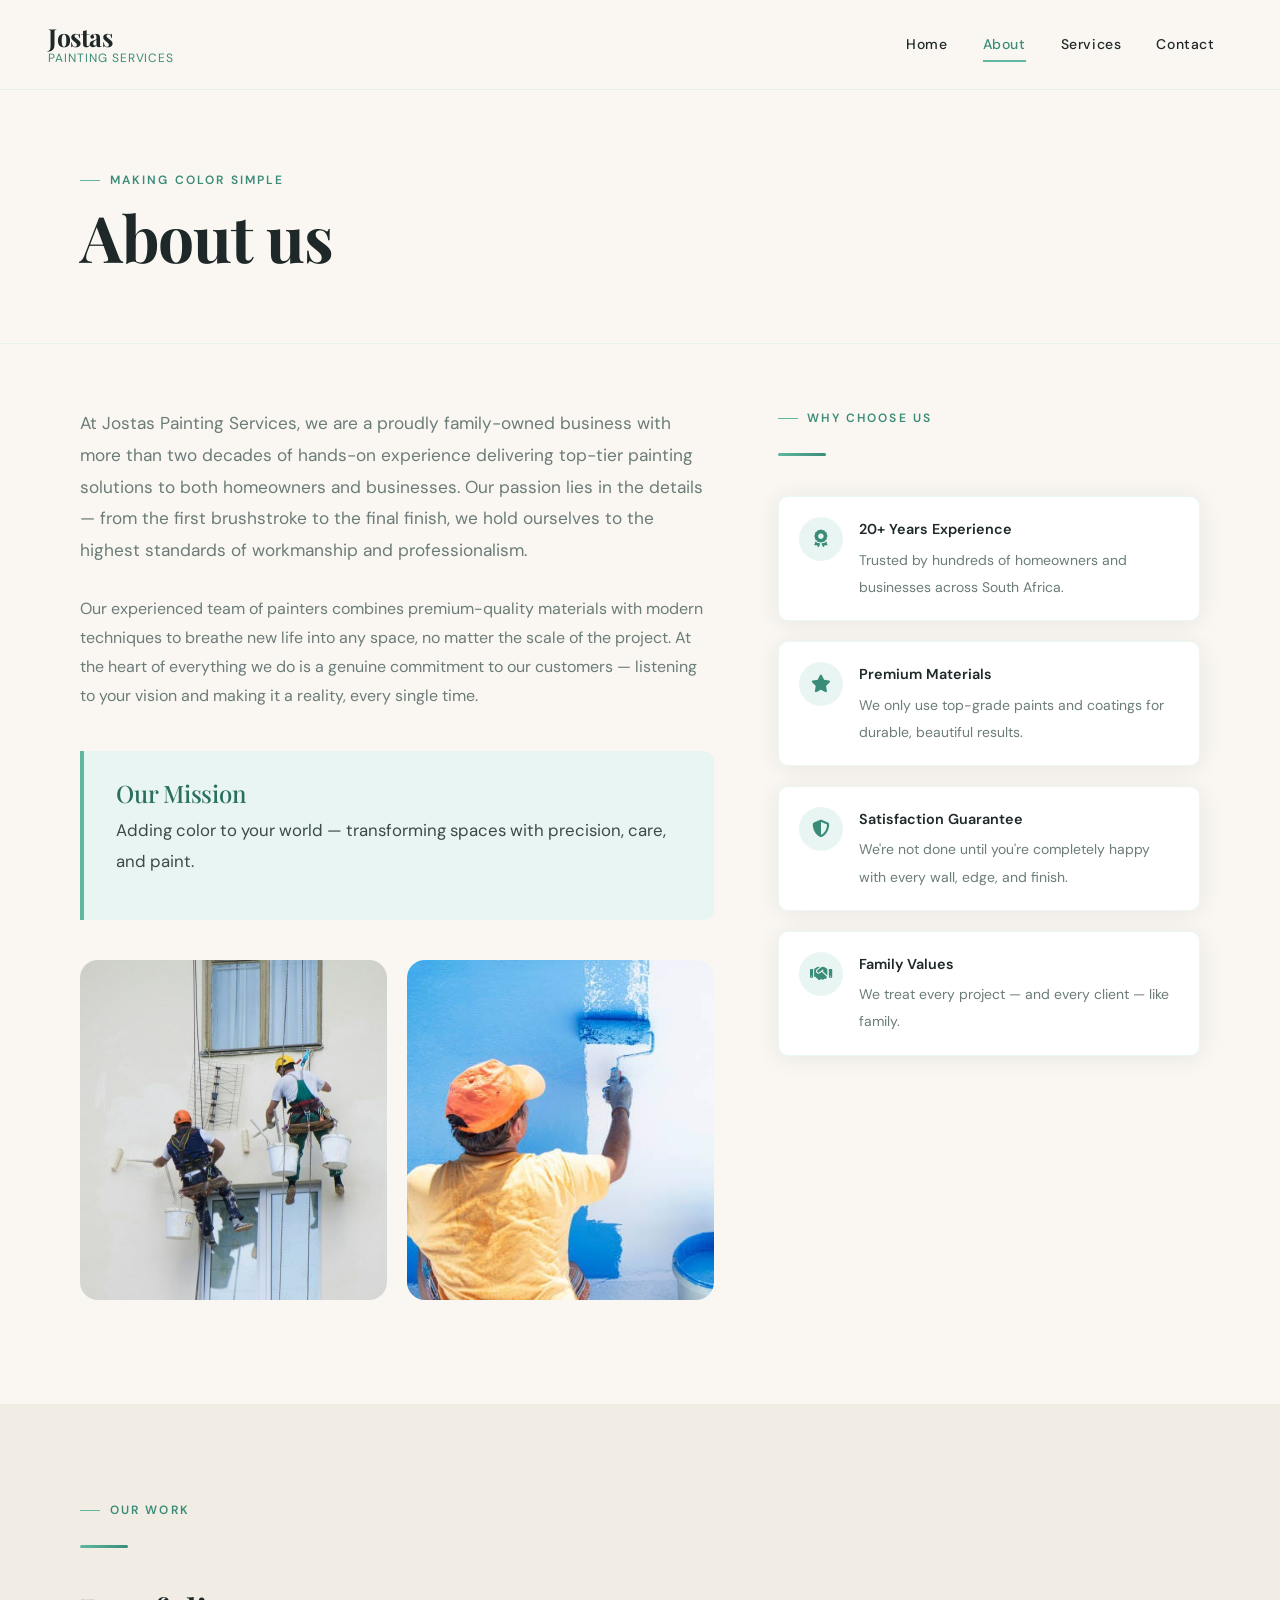
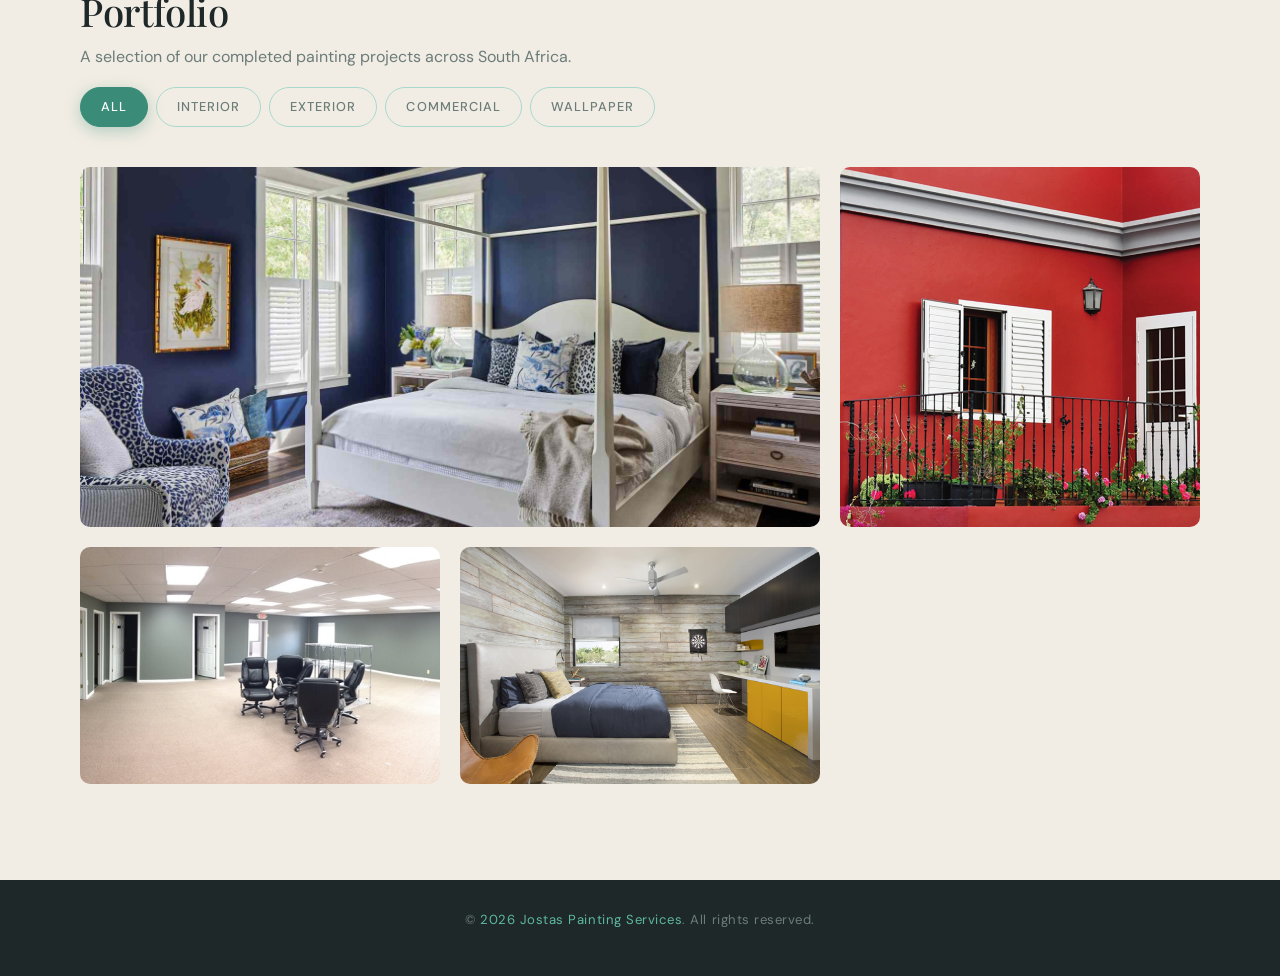
<file: about.html>
<!DOCTYPE html>
<html lang="en">
<head>

  <meta charset="UTF-8">
  <meta name="viewport" content="width=device-width, initial-scale=1.0">

  <!-- Primary SEO -->
  <title>About Us | Jostas Painting Services</title>
  <meta name="description" content="Learn about Jostas Painting Services — a family-owned business with over 20 years of expert painting experience. Meet our team and discover our mission.">
  <meta name="keywords" content="about Jostas Painting, family-owned painting company, professional painters, painting history, South Africa painters">
  <meta name="author" content="Jostas Painting Services">
  <meta name="robots" content="index, follow">
  <link rel="canonical" href="https://jostaspainting.co.za/about.html">

  <!-- Open Graph -->
  <meta property="og:type" content="website">
  <meta property="og:url" content="https://jostaspainting.co.za/about.html">
  <meta property="og:title" content="About Jostas Painting Services — 20+ Years of Craft">
  <meta property="og:description" content="Family-owned painting services with over two decades of hands-on experience. Premium quality, real care.">
  <meta property="og:image" content="/assets/images/Image11.webp">
  <meta property="og:site_name" content="Jostas Painting Services">

  <!-- Twitter Card -->
  <meta name="twitter:card" content="summary_large_image">
  <meta name="twitter:title" content="About Jostas Painting Services">
  <meta name="twitter:description" content="Family-owned painting services with over two decades of hands-on experience.">
  <meta name="twitter:image" content="/assets/images/Image11.webp">

  <!-- STYLESHEETS -->
  <link href="https://cdn.jsdelivr.net/npm/bootstrap@5.3.3/dist/css/bootstrap.min.css" rel="stylesheet">
  <link rel="stylesheet" href="https://cdnjs.cloudflare.com/ajax/libs/font-awesome/6.5.0/css/all.min.css">
  <link rel="preconnect" href="https://fonts.googleapis.com">
  <link rel="preconnect" href="https://fonts.gstatic.com" crossorigin>
  <link href="https://fonts.googleapis.com/css2?family=Playfair+Display:ital,wght@0,400;0,600;0,700;1,400&family=DM+Sans:ital,opsz,wght@0,9..40,300;0,9..40,400;0,9..40,500;0,9..40,600;1,9..40,300&display=swap" rel="stylesheet">
  <link rel="stylesheet" href="https://cdn.jsdelivr.net/npm/aos@2.3.4/dist/aos.css">
  <link rel="stylesheet" href="assets/css/styles.css">
</head>

<body>

<!-- NAVBAR -->
<nav class="navbar navbar-expand-lg" id="mainNav">
  <div class="container-fluid px-4 px-lg-5">

    <a class="navbar-brand jostas-logo" href="index.html">
      Jostas <span>Painting Services</span>
    </a>

    <button class="navbar-toggler" type="button"
            data-bs-toggle="collapse"
            data-bs-target="#navbarNav"
            aria-controls="navbarNav"
            aria-expanded="false"
            aria-label="Toggle navigation">
      <span class="navbar-toggler-icon"></span>
    </button>

    <div class="collapse navbar-collapse justify-content-end" id="navbarNav">
      <div class="navbar-nav">
        <a class="nav-link" href="index.html">Home</a>
        <a class="nav-link active" href="about.html">About</a>
        <a class="nav-link" href="services.html">Services</a>
        <a class="nav-link" href="services.html#contact">Contact</a>
      </div>
    </div>

  </div>
</nav>
<!-- /NAVBAR -->


<!-- PAGE HERO -->
<header class="page-hero" id="about" aria-label="About page header">

  <p class="section-label"
     data-aos="fade-up">Making color simple</p>

  <h1 data-aos="fade-up" data-aos-delay="60">
    About us
  </h1>

</header>
<!-- /PAGE HERO -->


<!--ABOUT CONTENT-->
<section class="about-page-section" aria-label="About content">

  <div class="about-page-grid">

    <!-- Left: Main text content -->
    <div>

      <!-- Intro paragraph -->
      <p style="font-size: 1.08rem; line-height: 1.85; margin-bottom: 1.75rem;"
         data-aos="fade-up">
        At Jostas Painting Services, we are a proudly family-owned business with more than
        two decades of hands-on experience delivering top-tier painting solutions to both
        homeowners and businesses. Our passion lies in the details — from the first
        brushstroke to the final finish, we hold ourselves to the highest standards of
        workmanship and professionalism.
      </p>

      <p style="margin-bottom: 2.5rem;"
         data-aos="fade-up" data-aos-delay="60">
        Our experienced team of painters combines premium-quality materials with modern
        techniques to breathe new life into any space, no matter the scale of the project.
        At the heart of everything we do is a genuine commitment to our customers —
        listening to your vision and making it a reality, every single time.
      </p>

      <!-- Mission statement block -->
      <div class="mission-block"
           data-aos="fade-up" data-aos-delay="80">
        <h3>Our Mission</h3>
        <p>Adding color to your world — transforming spaces with precision, care, and paint.</p>
      </div>

      <!-- Team photos -->
      <div class="team-grid"
           data-aos="fade-up" data-aos-delay="100">

        <div class="team-img-wrap">
          <img
            src="assets/images/Image11.webp"
            alt="Jostas team member at work on a residential painting project"
            loading="lazy"
          >
        </div>

        <div class="team-img-wrap">
          <img
            src="assets/images/Image10.webp"
            alt="Jostas team member applying paint to an interior wall with a roller"
            loading="lazy"
          >
        </div>

      </div>
      <!-- /Team photos -->

    </div>
    <!-- /Left col -->

    <!-- Right: Values list -->
    <div data-aos="fade-left" data-aos-delay="120">

      <p class="section-label">Why Choose Us</p>
      <div class="section-divider"></div>

      <!-- Value cards — stacked -->
      <div style="display: flex; flex-direction: column; gap: 1.25rem;">

        <!-- Value 1 -->
        <div style="display: flex; gap: 1rem; align-items: flex-start; padding: 1.25rem; background: var(--clr-ivory-card); border-radius: var(--radius-md); border: 1px solid rgba(94,184,160,0.12); box-shadow: var(--shadow-card); transition: transform var(--trans-spring), box-shadow var(--trans-base);"
             onmouseenter="this.style.transform='translateY(-4px)'; this.style.boxShadow='var(--shadow-hover)'"
             onmouseleave="this.style.transform=''; this.style.boxShadow='var(--shadow-card)'">
          <div style="width:44px; height:44px; border-radius:50%; background:var(--clr-seafoam-pale); display:flex; align-items:center; justify-content:center; flex-shrink:0;">
            <i class="fa-solid fa-award" style="color:var(--clr-seafoam-dark); font-size:1.1rem;"></i>
          </div>
          <div>
            <strong style="font-family:var(--font-body); font-size:0.9rem; font-weight:600; color:var(--clr-charcoal); display:block; margin-bottom:0.25rem;">20+ Years Experience</strong>
            <span style="font-size:0.875rem; color:var(--clr-text-muted);">Trusted by hundreds of homeowners and businesses across South Africa.</span>
          </div>
        </div>

        <!-- Value 2 -->
        <div style="display: flex; gap: 1rem; align-items: flex-start; padding: 1.25rem; background: var(--clr-ivory-card); border-radius: var(--radius-md); border: 1px solid rgba(94,184,160,0.12); box-shadow: var(--shadow-card); transition: transform var(--trans-spring), box-shadow var(--trans-base);"
             onmouseenter="this.style.transform='translateY(-4px)'; this.style.boxShadow='var(--shadow-hover)'"
             onmouseleave="this.style.transform=''; this.style.boxShadow='var(--shadow-card)'">
          <div style="width:44px; height:44px; border-radius:50%; background:var(--clr-seafoam-pale); display:flex; align-items:center; justify-content:center; flex-shrink:0;">
            <i class="fa-solid fa-star" style="color:var(--clr-seafoam-dark); font-size:1.1rem;"></i>
          </div>
          <div>
            <strong style="font-family:var(--font-body); font-size:0.9rem; font-weight:600; color:var(--clr-charcoal); display:block; margin-bottom:0.25rem;">Premium Materials</strong>
            <span style="font-size:0.875rem; color:var(--clr-text-muted);">We only use top-grade paints and coatings for durable, beautiful results.</span>
          </div>
        </div>

        <!-- Value 3 -->
        <div style="display: flex; gap: 1rem; align-items: flex-start; padding: 1.25rem; background: var(--clr-ivory-card); border-radius: var(--radius-md); border: 1px solid rgba(94,184,160,0.12); box-shadow: var(--shadow-card); transition: transform var(--trans-spring), box-shadow var(--trans-base);"
             onmouseenter="this.style.transform='translateY(-4px)'; this.style.boxShadow='var(--shadow-hover)'"
             onmouseleave="this.style.transform=''; this.style.boxShadow='var(--shadow-card)'">
          <div style="width:44px; height:44px; border-radius:50%; background:var(--clr-seafoam-pale); display:flex; align-items:center; justify-content:center; flex-shrink:0;">
            <i class="fa-solid fa-shield-halved" style="color:var(--clr-seafoam-dark); font-size:1.1rem;"></i>
          </div>
          <div>
            <strong style="font-family:var(--font-body); font-size:0.9rem; font-weight:600; color:var(--clr-charcoal); display:block; margin-bottom:0.25rem;">Satisfaction Guarantee</strong>
            <span style="font-size:0.875rem; color:var(--clr-text-muted);">We're not done until you're completely happy with every wall, edge, and finish.</span>
          </div>
        </div>

        <!-- Value 4 -->
        <div style="display: flex; gap: 1rem; align-items: flex-start; padding: 1.25rem; background: var(--clr-ivory-card); border-radius: var(--radius-md); border: 1px solid rgba(94,184,160,0.12); box-shadow: var(--shadow-card); transition: transform var(--trans-spring), box-shadow var(--trans-base);"
             onmouseenter="this.style.transform='translateY(-4px)'; this.style.boxShadow='var(--shadow-hover)'"
             onmouseleave="this.style.transform=''; this.style.boxShadow='var(--shadow-card)'">
          <div style="width:44px; height:44px; border-radius:50%; background:var(--clr-seafoam-pale); display:flex; align-items:center; justify-content:center; flex-shrink:0;">
            <i class="fa-solid fa-handshake" style="color:var(--clr-seafoam-dark); font-size:1.1rem;"></i>
          </div>
          <div>
            <strong style="font-family:var(--font-body); font-size:0.9rem; font-weight:600; color:var(--clr-charcoal); display:block; margin-bottom:0.25rem;">Family Values</strong>
            <span style="font-size:0.875rem; color:var(--clr-text-muted);">We treat every project — and every client — like family.</span>
          </div>
        </div>

      </div>
      <!-- /Value cards -->

    </div>
    <!-- /Right col -->

  </div>

</section>
<!-- /ABOUT CONTENT -->


<!-- PORTFOLIO GALLERY -->
<section class="portfolio-section" aria-label="Portfolio gallery"
         style="margin-top: var(--space-lg);">
  <div class="section-inner">

    <div data-aos="fade-up">
      <p class="section-label">Our Work</p>
      <div class="section-divider"></div>
      <h2 style="font-size: clamp(2rem, 3vw, 3rem); margin-bottom: 0.5rem;">Portfolio</h2>
      <p style="max-width: 520px; margin-bottom: 0;">
        A selection of our completed painting projects across South Africa.
      </p>
    </div>

    <!-- Filter tabs -->
    <div class="portfolio-filters" role="tablist"
         data-aos="fade-up" data-aos-delay="80">
      <button class="filter-btn active" data-filter="all" role="tab" aria-selected="true">All</button>
      <button class="filter-btn" data-filter="interior" role="tab" aria-selected="false">Interior</button>
      <button class="filter-btn" data-filter="exterior" role="tab" aria-selected="false">Exterior</button>
      <button class="filter-btn" data-filter="commercial" role="tab" aria-selected="false">Commercial</button>
      <button class="filter-btn" data-filter="wallpaper" role="tab" aria-selected="false">Wallpaper</button>
    </div>

    <!-- Gallery grid -->
    <div class="gallery-grid" id="galleryGrid"
         data-aos="fade-up" data-aos-delay="120">

      <div class="gallery-item featured" data-category="interior">
        <img src="assets/images/Image14.webp" alt="Interior room painting showcase" loading="lazy">
        <div class="gallery-item-overlay">
          <span class="gallery-item-tag">Interior</span>
        </div>
      </div>

      <div class="gallery-item" data-category="exterior">
        <img src="assets/images/Image15.webp" alt="Exterior residential painting project" loading="lazy">
        <div class="gallery-item-overlay">
          <span class="gallery-item-tag">Exterior</span>
        </div>
      </div>

      <div class="gallery-item" data-category="commercial">
        <img src="assets/images/Image16.webp" alt="Commercial building painting project" loading="lazy">
        <div class="gallery-item-overlay">
          <span class="gallery-item-tag">Commercial</span>
        </div>
      </div>

      <div class="gallery-item" data-category="wallpaper">
        <img src="assets/images/Image17.webp" alt="Interior wallpaper project" loading="lazy">
        <div class="gallery-item-overlay">
          <span class="gallery-item-tag">Wallpaper</span>
        </div>
      </div>

    </div>
    <!-- /Gallery grid -->

  </div>
</section>
<!-- /PORTFOLIO GALLERY -->


<!-- FOOTER -->
<footer class="site-footer">
  <p>
    &copy; <span id="footerYear"></span> <span>Jostas Painting Services</span>.
    All rights reserved.
  </p>
</footer>
<!-- /FOOTER -->


<!-- SCRIPTS -->
<script src="https://cdn.jsdelivr.net/npm/bootstrap@5.3.3/dist/js/bootstrap.bundle.min.js"></script>
<script src="https://cdn.jsdelivr.net/npm/aos@2.3.4/dist/aos.js"></script>

<script> //Inline JavaScript for contact form validation, AOS init, navbar scroll effect, footer year, and gallery filter
  // AOS Init
  AOS.init({ duration: 650, once: true, offset: 80, easing: 'ease-out-cubic' });

  // Navbar scroll
  const nav = document.getElementById('mainNav');
  window.addEventListener('scroll', () => {
    nav.classList.toggle('scrolled', window.scrollY > 40);
  });

  // Footer year
  document.getElementById('footerYear').textContent = new Date().getFullYear();

  // Gallery filter
  const filterBtns = document.querySelectorAll('.filter-btn');
  const galleryItems = document.querySelectorAll('.gallery-item');

  filterBtns.forEach(btn => {
    btn.addEventListener('click', () => {
      filterBtns.forEach(b => { b.classList.remove('active'); b.setAttribute('aria-selected', 'false'); });
      btn.classList.add('active');
      btn.setAttribute('aria-selected', 'true');

      const filter = btn.dataset.filter;
      galleryItems.forEach(item => {
        const match = filter === 'all' || item.dataset.category === filter;
        item.classList.toggle('hidden', !match);
      });
    });
  });
</script>

</body>
</html>
</file>
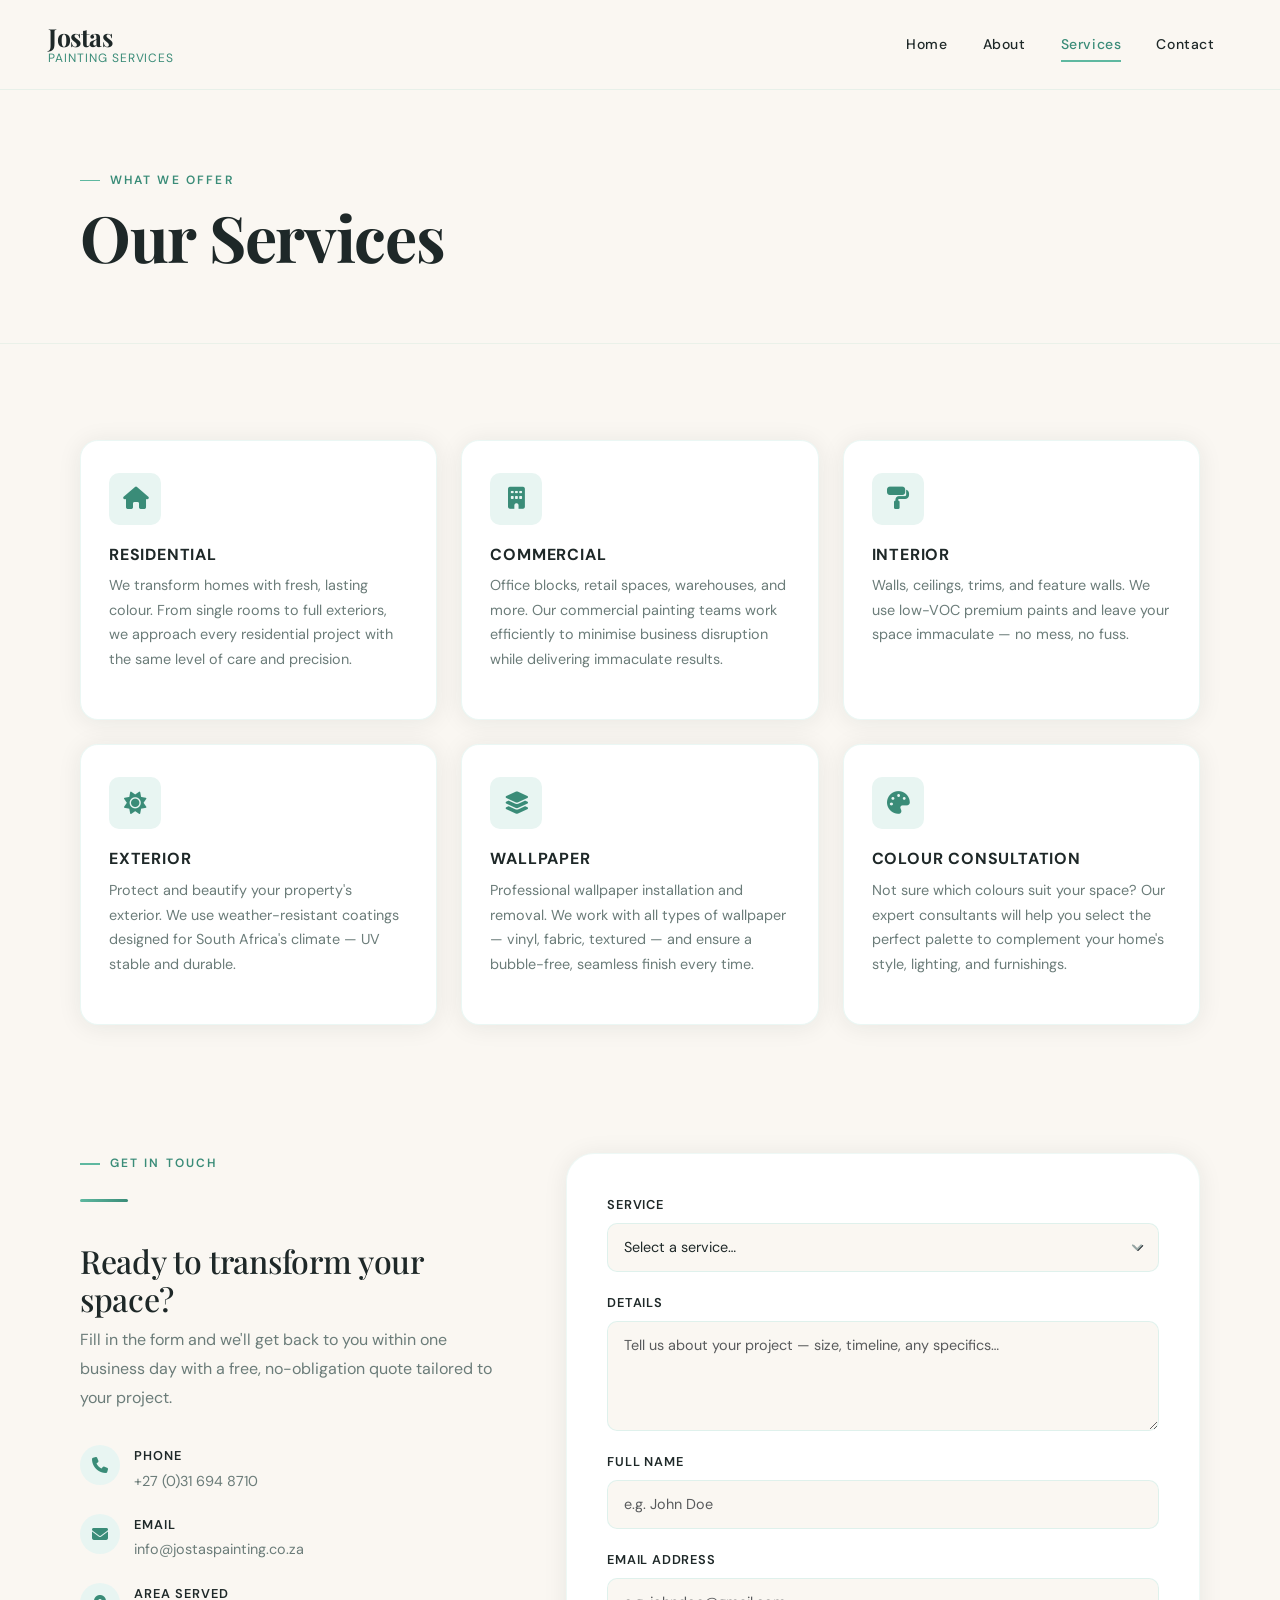
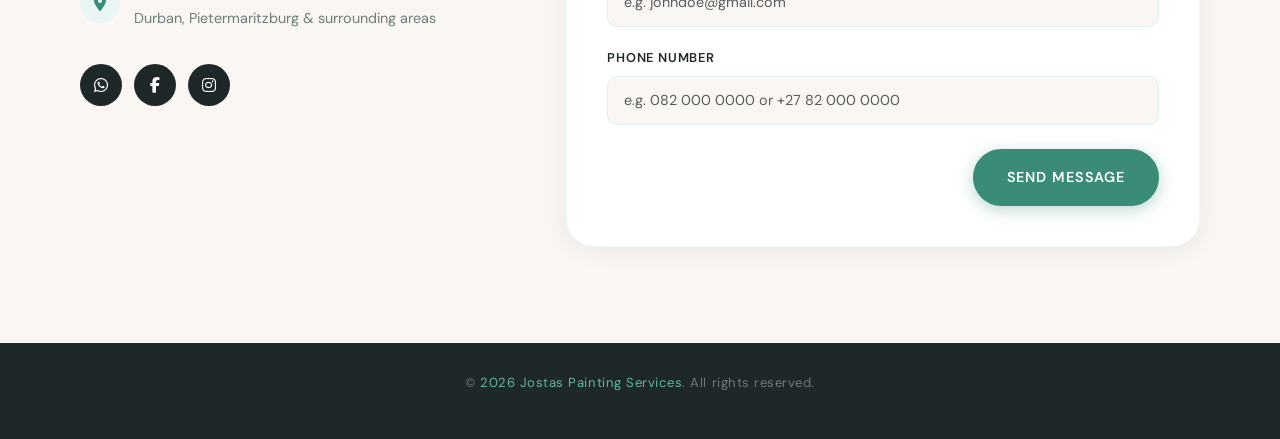
<file: services.html>
<!DOCTYPE html>
<html lang="en">
<head>

  <meta charset="UTF-8">
  <meta name="viewport" content="width=device-width, initial-scale=1.0">

  <!-- Primary SEO --> 
  <title>Our Services & Contact | Jostas Painting Services</title>
  <meta name="description" content="Explore Jostas Painting Services — residential, commercial, interior, exterior, wallpaper, and color consultation. Get in touch for a free quote today.">
  <meta name="keywords" content="painting services, residential, commercial, interior painting, exterior painting, wallpaper installation, color consultation, South Africa">
  <meta name="author" content="Jostas Painting Services">
  <meta name="robots" content="index, follow">
  <link rel="canonical" href="https://jostaspainting.co.za/services.html">

  <!-- Open Graph --> 
  <meta property="og:type" content="website"> 
  <meta property="og:url" content="https://jostaspainting.co.za/services.html">
  <meta property="og:title" content="Services | Jostas Painting Services">
  <meta property="og:description" content="Residential, commercial, interior & exterior painting, wallpaper, and color consultation. Request your free quote.">
  <meta property="og:image" content="/assets/images/Image3.webp">
  <meta property="og:site_name" content="Jostas Painting Services">

  <!-- Twitter Card -->
  <meta name="twitter:card" content="summary_large_image">
  <meta name="twitter:title" content="Services | Jostas Painting Services">
  <meta name="twitter:description" content="Professional painting services — residential, commercial, interior, exterior, wallpaper, and colour consultation.">
  <meta name="twitter:image" content="/assets/images/Image3.webp">

  <!-- STYLESHEETS -->
  <link href="https://cdn.jsdelivr.net/npm/bootstrap@5.3.3/dist/css/bootstrap.min.css" rel="stylesheet">
  <link rel="stylesheet" href="https://cdnjs.cloudflare.com/ajax/libs/font-awesome/6.5.0/css/all.min.css">
  <link rel="preconnect" href="https://fonts.googleapis.com">
  <link rel="preconnect" href="https://fonts.gstatic.com" crossorigin>
  <link href="https://fonts.googleapis.com/css2?family=Playfair+Display:ital,wght@0,400;0,600;0,700;1,400&family=DM+Sans:ital,opsz,wght@0,9..40,300;0,9..40,400;0,9..40,500;0,9..40,600;1,9..40,300&display=swap" rel="stylesheet">
  <link rel="stylesheet" href="https://cdn.jsdelivr.net/npm/aos@2.3.4/dist/aos.css">
  <link rel="stylesheet" href="assets/css/styles.css">
</head>

<body>

<!-- NAVBAR -->
<nav class="navbar navbar-expand-lg" id="mainNav">
  <div class="container-fluid px-4 px-lg-5">

    <a class="navbar-brand jostas-logo" href="index.html">
      Jostas <span>Painting Services</span>
    </a>

    <button class="navbar-toggler" type="button"
            data-bs-toggle="collapse"
            data-bs-target="#navbarNav"
            aria-controls="navbarNav"
            aria-expanded="false"
            aria-label="Toggle navigation">
      <span class="navbar-toggler-icon"></span>
    </button>

    <div class="collapse navbar-collapse justify-content-end" id="navbarNav">
      <div class="navbar-nav">
        <a class="nav-link" href="index.html">Home</a>
        <a class="nav-link" href="about.html">About</a>
        <a class="nav-link active" href="services.html">Services</a>
        <a class="nav-link" href="services.html#contact">Contact</a>
      </div>
    </div>

  </div>
</nav>
<!-- /NAVBAR -->


<!-- PAGE HERO -->
<header class="page-hero" aria-label="Services page header">

  <p class="section-label" data-aos="fade-up">What We Offer</p>

  <h1 data-aos="fade-up" data-aos-delay="60">Our Services</h1>

</header>
<!-- /PAGE HERO -->


<!-- SERVICES GRID -->
<section class="services-page-section" aria-label="Services listing">

  <div class="services-grid">

    <!-- Service 1: Residential -->
    <div class="service-detail-card"
         data-aos="fade-up"
         data-aos-delay="0">
      <div class="service-icon-box">
        <i class="fa-solid fa-house"></i>
      </div>
      <h5>Residential</h5>
      <p>
        We transform homes with fresh, lasting colour. From single rooms to full
        exteriors, we approach every residential project with the same level of
        care and precision.
      </p>
    </div>

    <!-- Service 2: Commercial -->
    <div class="service-detail-card"
         data-aos="fade-up"
         data-aos-delay="80">
      <div class="service-icon-box">
        <i class="fa-solid fa-building"></i>
      </div>
      <h5>Commercial</h5>
      <p>
        Office blocks, retail spaces, warehouses, and more. Our commercial
        painting teams work efficiently to minimise business disruption while
        delivering immaculate results.
      </p>
    </div>

    <!-- Service 3: Interior -->
    <div class="service-detail-card"
         data-aos="fade-up"
         data-aos-delay="160">
      <div class="service-icon-box">
        <i class="fa-solid fa-paint-roller"></i>
      </div>
      <h5>Interior</h5>
      <p>
        Walls, ceilings, trims, and feature walls. We use low-VOC premium
        paints and leave your space immaculate — no mess, no fuss.
      </p>
    </div>

    <!-- Service 4: Exterior -->
    <div class="service-detail-card"
         data-aos="fade-up"
         data-aos-delay="0">
      <div class="service-icon-box">
        <i class="fa-solid fa-sun"></i>
      </div>
      <h5>Exterior</h5>
      <p>
        Protect and beautify your property's exterior. We use weather-resistant
        coatings designed for South Africa's climate — UV stable and durable.
      </p>
    </div>

    <!-- Service 5: Wallpaper -->
    <div class="service-detail-card"
         data-aos="fade-up"
         data-aos-delay="80">
      <div class="service-icon-box">
        <i class="fa-solid fa-layer-group"></i>
      </div>
      <h5>Wallpaper</h5>
      <p>
        Professional wallpaper installation and removal. We work with all types
        of wallpaper — vinyl, fabric, textured — and ensure a bubble-free,
        seamless finish every time.
      </p>
    </div>

    <!-- Service 6: Color Consultation -->
    <div class="service-detail-card"
         data-aos="fade-up"
         data-aos-delay="160">
      <div class="service-icon-box">
        <i class="fa-solid fa-palette"></i>
      </div>
      <h5>Colour Consultation</h5>
      <p>
        Not sure which colours suit your space? Our expert consultants will help you
        select the perfect palette to complement your home's style, lighting,
        and furnishings.
      </p>
    </div>

  </div>

</section>
<!-- /SERVICES GRID -->


<!-- CONTACT SECTION -->
<section class="contact-section" id="contact" aria-label="Contact form">

  <div class="contact-grid">

    <!-- Left: Contact info -->
    <div data-aos="fade-right" data-aos-duration="700">

      <p class="section-label">Get In Touch</p>
      <div class="section-divider"></div>

      <h2>Ready to transform your space?</h2>

      <p style="margin-bottom: 2rem;">
        Fill in the form and we'll get back to you within one business day with
        a free, no-obligation quote tailored to your project.
      </p>

      <!-- Contact detail items -->
      <div class="contact-detail-item">
        <div class="contact-detail-icon">
          <i class="fa-solid fa-phone"></i>
        </div>
        <div class="contact-detail-text">
          <strong>Phone</strong>
          <span>+27 (0)31 694 8710</span>
        </div>
      </div>

      <div class="contact-detail-item">
        <div class="contact-detail-icon">
          <i class="fa-solid fa-envelope"></i>
        </div>
        <div class="contact-detail-text">
          <strong>Email</strong>
          <span>info@jostaspainting.co.za</span>
        </div>
      </div>

      <div class="contact-detail-item">
        <div class="contact-detail-icon">
          <i class="fa-solid fa-location-dot"></i>
        </div>
        <div class="contact-detail-text">
          <strong>Area Served</strong>
          <span>Durban, Pietermaritzburg &amp; surrounding areas</span>
        </div>
      </div>

      <!-- Social links -->
      <div class="social-links" aria-label="Social media links">
        <a href="https://wa.me/27818428744"
           target="_blank"
           rel="noopener noreferrer"
           class="social-btn"
           aria-label="WhatsApp">
          <i class="fab fa-whatsapp"></i>
        </a>
        <a href="https://www.facebook.com/JostasPainting"
           target="_blank"
           rel="noopener noreferrer"
           class="social-btn"
           aria-label="Facebook">
          <i class="fab fa-facebook-f"></i>
        </a>
        <a href="https://www.instagram.com/jostaspainting"
           target="_blank"
           rel="noopener noreferrer"
           class="social-btn"
           aria-label="Instagram">
          <i class="fab fa-instagram"></i>
        </a>
      </div>

    </div>
    <!-- /Contact info -->

    <!-- Right: Contact form -->
    <div data-aos="fade-left" data-aos-delay="100" data-aos-duration="700">

      <div class="contact-form-card">

        <!-- Success message (hidden initially) -->
        <div class="form-success" id="formSuccess" role="alert">
          <i class="fa-solid fa-circle-check"></i>
          <h4>Message sent!</h4>
          <p>Thank you for reaching out. We'll be in touch within one business day.</p>
        </div>

        <!-- The form itself -->
        <form id="contactForm" autocomplete="off" novalidate >

          <!-- Service selection -->
          <div class="form-field" id="field-service">
            <label for="serviceSelect">Service</label>
            <div class="select-wrapper">
              <select class="form-control form-select" id="serviceSelect" name="service">
                <option value="" disabled selected>Select a service&hellip;</option> <!-- Placeholder option -->
                <option value="residential">Residential Painting</option>
                <option value="commercial">Commercial Painting</option>
                <option value="interior">Interior Painting</option>
                <option value="exterior">Exterior Painting</option>
                <option value="wallpaper">Wallpaper Installation</option>
                <option value="consultation">Colour Consultation</option>
              </select>
            </div>
            <p class="form-error-msg" id="error-service">Please select a service.</p>
          </div>

          <!-- Message textarea -->
          <div class="form-field" id="field-message">
            <label for="messageInput">Details</label>
            <textarea
              class="form-control"
              id="messageInput"
              name="message"
              rows="3"
              placeholder="Tell us about your project — size, timeline, any specifics…"
            ></textarea>
            <p class="form-error-msg" id="error-message">Please describe your project briefly.</p>
          </div>

          <!-- Name -->
          <div class="form-field" id="field-name">
            <label for="nameInput">Full Name</label>
            <input
              type="text"
              class="form-control"
              id="nameInput"
              name="name"
              placeholder="e.g. John Doe"
              autocomplete="off"
            >
            <p class="form-error-msg" id="error-name">Please enter your full name.</p>
          </div>

          <!-- Email -->
          <div class="form-field" id="field-email">
            <label for="emailInput">Email Address</label>
            <input
              type="email"
              class="form-control"
              id="emailInput"
              name="email"
              placeholder="e.g. johndoe@gmail.com"
              autocomplete="off"
            >
            <p class="form-error-msg" id="error-email">Please enter a valid email address.</p>
          </div>

          <!-- Phone (South African format) -->
          <div class="form-field" id="field-phone">
            <label for="phoneInput">
              Phone Number
              <span style="font-weight:400; text-transform:none; letter-spacing:0; font-size:0.75rem; color:var(--clr-text-subtle);"></span>
            </label>
            <input
              type="tel"
              class="form-control"
              id="phoneInput"
              name="phone"
              placeholder="e.g. 082 000 0000 or +27 82 000 0000"
              autocomplete="off"
              maxlength="18"
            >
            <p class="form-error-msg" id="error-phone">
              Enter a valid South African number (e.g. 081&nbsp;000&nbsp;0000 or +27&nbsp;82&nbsp;000&nbsp;0000).
            </p>
          </div>

          <!-- Submit row -->
          <div class="form-submit-row">
            <button type="submit" class="btn-cta" id="submitBtn">
              Send Message
            </button>
          </div>

        </form>

      </div>

    </div>
    <!-- /Contact form -->

  </div>

</section>
<!-- /CONTACT SECTION -->


<!-- FOOTER -->
<footer class="site-footer">
  <p>
    &copy; <span id="footerYear"></span> <span>Jostas Painting Services</span>.
    All rights reserved.
  </p>
</footer>
<!-- /FOOTER -->


<!-- SCRIPTS -->
<script src="https://cdn.jsdelivr.net/npm/bootstrap@5.3.3/dist/js/bootstrap.bundle.min.js"></script>
<script src="https://cdn.jsdelivr.net/npm/aos@2.3.4/dist/aos.js"></script>

<script> // Main JS (Inline)
  // AOS Init
  AOS.init({ duration: 650, once: true, offset: 80, easing: 'ease-out-cubic' });

  // Navbar scroll
  const nav = document.getElementById('mainNav');
  window.addEventListener('scroll', () => {
    nav.classList.toggle('scrolled', window.scrollY > 40);
  });

  // Footer year
  document.getElementById('footerYear').textContent = new Date().getFullYear();


  // CONTACT FORM VALIDATION

  // South African phone number regex:
  // Accepts formats: 082 000 0000 / 0821234567 / +27 82 000 0000 / +27821234567
  const SA_PHONE_REGEX = /^(\+27|0)[0-9]{9}$|^(\+27\s?|0)[0-9]{2}[\s-]?[0-9]{3}[\s-]?[0-9]{4}$/;

  // Email validation regex
  const EMAIL_REGEX = /^[^\s@]+@[^\s@]+\.[^\s@]{2,}$/;

  /**
   * Shows or clears an error state on a form field
   * @param {string} fieldId - The wrapper div id (e.g. "field-name")
   * @param {string} inputId  - The input element id
   * @param {boolean} hasError - Whether to show error
   */
  function setFieldError(fieldId, inputId, hasError) {
    const field = document.getElementById(fieldId);
    const input = document.getElementById(inputId);
    if (hasError) {
      field.classList.add('has-error');
      input.classList.add('is-invalid');
    } else {
      field.classList.remove('has-error');
      input.classList.remove('is-invalid');
    }
  }

  /**
   * Strips all spaces and hyphens from a phone string for clean validation against the regex.
   * This allows users to enter numbers in a more natural way while still validating correctly.
   */
  function normalizePhone(val) {
    return val.replace(/[\s\-]/g, '');
  }

  /**
   * Validates the entire contact form.
   * Returns true if all fields are valid, false otherwise.
   */
  function validateForm() {
    let valid = true;

    // Service select
    const service = document.getElementById('serviceSelect').value;
    const serviceErr = !service;
    setFieldError('field-service', 'serviceSelect', serviceErr);
    if (serviceErr) valid = false;

    // Message
    const message = document.getElementById('messageInput').value.trim();
    const messageErr = message.length < 10;
    setFieldError('field-message', 'messageInput', messageErr);
    if (messageErr) valid = false;

    // Name (at least 2 characters)
    const name = document.getElementById('nameInput').value.trim();
    const nameErr = name.length < 2;
    setFieldError('field-name', 'nameInput', nameErr);
    if (nameErr) valid = false;

    // Email
    const email = document.getElementById('emailInput').value.trim();
    const emailErr = !EMAIL_REGEX.test(email);
    setFieldError('field-email', 'emailInput', emailErr);
    if (emailErr) valid = false;

    // Phone — South African format
    const phoneRaw = document.getElementById('phoneInput').value.trim();
    const phoneNorm = normalizePhone(phoneRaw);
    // Accept normalized (digits only, leading 0 or +27) or the original with spaces
    const phoneErr = !SA_PHONE_REGEX.test(phoneNorm) && !SA_PHONE_REGEX.test(phoneRaw);
    setFieldError('field-phone', 'phoneInput', phoneErr);
    if (phoneErr) valid = false; // Only mark as error if it fails both raw and normalized checks

    return valid;
  }

  // Live validation — clear errors as user fixes them
  ['serviceSelect', 'messageInput', 'nameInput', 'emailInput', 'phoneInput'].forEach(id => { // For each input, listen for changes and re-validate just that field to clear errors
    const el = document.getElementById(id);
    const evtType = id === 'serviceSelect' ? 'change' : 'input';
    el.addEventListener(evtType, () => {
      // Re-run validation silently on the single field
      const fieldMap = {
        serviceSelect: ['field-service', 'serviceSelect'], // select
        messageInput:  ['field-message', 'messageInput'], // textarea
        nameInput:     ['field-name',    'nameInput'], // text input
        emailInput:    ['field-email',   'emailInput'], // email input
        phoneInput:    ['field-phone',   'phoneInput'], // tel input
      };
      // Only clear errors (don't add new ones while user is typing)
      const [fieldId, inputId] = fieldMap[id];
      const field = document.getElementById(fieldId);
      if (field.classList.contains('has-error')) {
        // Attempt to clear — only clear if now valid
        validateForm(); // runs full validation but we accept errors it may show
      }
    });
  });

  // Form submit handler
  document.getElementById('contactForm').addEventListener('submit', function(e) {
    e.preventDefault();

    const isValid = validateForm();

    if (!isValid) {
      // Scroll to first error for UX
      const firstError = document.querySelector('.has-error'); // Find first field with error
      if (firstError) {
        firstError.scrollIntoView({ behavior: 'smooth', block: 'center' }); 
      }
      return;
      
    }

    // If valid — simulate submission (replace with real API call)
    const submitBtn = document.getElementById('submitBtn'); // Disable button and show sending state
    submitBtn.textContent = 'Sending…'; // Change button text to indicate sending
    submitBtn.disabled = true; // Prevent multiple submissions

  
    // Simulate async send (replace setTimeout with actual fetch/API call)
    setTimeout(() => {
      document.getElementById('contactForm').reset(); // Clear form after submission
      document.getElementById('contactForm').style.display = 'none'; // Hide form
      document.getElementById('formSuccess').style.display = 'block'; // Show success message
    }, 1200);
    
  });

  // Auto-scroll to contact section if URL has #contact hash
  if (window.location.hash === '#contact') { // Delay scroll to ensure page has rendered
    setTimeout(() => {
      document.getElementById('contact').scrollIntoView({ behavior: 'smooth' });
    }, 400);
  }
</script>

</body>
</html>
</file>
<file: assets/css/styles.css>
/* ---------- Google Fonts Import ---------- */
@import url('https://fonts.googleapis.com/css2?family=Playfair+Display:ital,wght@0,400;0,600;0,700;1,400&family=DM+Sans:ital,opsz,wght@0,9..40,300;0,9..40,400;0,9..40,500;0,9..40,600;1,9..40,300&display=swap');

/* ---------- CSS Custom Properties (Design Tokens) ---------- */
:root {
  /* --- Core Palette --- */
  --clr-seafoam:        #5eb8a0;   
  --clr-seafoam-light:  #a8d8cc;   
  --clr-seafoam-pale:   #e8f5f2;   
  --clr-seafoam-dark:   #3a8c78;   
  --clr-seafoam-deeper: #2a6e5d;   

  --clr-ivory:          #faf7f2;   
  --clr-ivory-warm:     #f2ede4;   
  --clr-ivory-card:     #ffffff;  

  --clr-charcoal:       #1e2828;   
  --clr-charcoal-mid:   #3d4a47;   
  --clr-text-muted:     #6b7c79;   
  --clr-text-subtle:    #9aaba8;   

  --clr-accent-terracotta: #c47a5a; 
  --clr-accent-sand:       #d4b896; 

  /* --- Typography --- */
  --font-display: 'Playfair Display', Georgia, serif;
  --font-body:    'DM Sans', system-ui, sans-serif;

  /* --- Spacing --- */
  --space-xs:  0.5rem;
  --space-sm:  1rem;
  --space-md:  1.5rem;
  --space-lg:  2.5rem;
  --space-xl:  4rem;
  --space-2xl: 6rem;

  /* --- Border Radius --- */
  --radius-sm: 4px;
  --radius-md: 10px;
  --radius-lg: 18px;
  --radius-xl: 28px;
  --radius-pill: 100px;

  /* --- Shadows --- */
  --shadow-card: 0 2px 24px rgba(30, 40, 40, 0.08);
  --shadow-hover: 0 8px 40px rgba(30, 40, 40, 0.14);
  --shadow-btn:   0 4px 16px rgba(58, 140, 120, 0.35);

  /* --- Transitions --- */
  --trans-fast:   150ms ease;
  --trans-base:   280ms cubic-bezier(0.4, 0, 0.2, 1);
  --trans-slow:   480ms cubic-bezier(0.4, 0, 0.2, 1);
  --trans-spring: 400ms cubic-bezier(0.34, 1.56, 0.64, 1);
}

/* ============================================================
   BASE RESET & BODY (global styles)
   ============================================================ */
*, *::before, *::after {
  box-sizing: border-box;
  margin: 0;
  padding: 0;
}

html {
  scroll-behavior: smooth;
  overscroll-behavior: none;
  background-color: var(--clr-charcoal);
}

body {
  font-family: var(--font-body);
  background-color: var(--clr-ivory);
  color: var(--clr-charcoal);
  line-height: 1.7;
  font-size: 1rem;
  overflow-x: hidden;
}

img {
  display: block;
  max-width: 100%;
}

/* ============================================================
   TYPOGRAPHY SYSTEM
   ============================================================ */
h1, h2, h3, h4, h5, h6 {
  font-family: var(--font-display);
  color: var(--clr-charcoal);
  line-height: 1.2;
  letter-spacing: -0.01em;
}

p {
  font-family: var(--font-body);
  color: var(--clr-text-muted);
  line-height: 1.8;
}

a {
  text-decoration: none;
  transition: color var(--trans-base);
}

/* ============================================================
   NAVBAR
   ============================================================ */
.navbar {
  background-color: var(--clr-ivory) !important;
  padding: 1.25rem 0;
  border-bottom: 1px solid rgba(94, 184, 160, 0.12);
  transition: box-shadow var(--trans-base), background-color var(--trans-base);
  position: sticky;
  top: 0;
  z-index: 1000;
}

/* Navbar scrolled state (applied via JS) */
.navbar.scrolled {
  box-shadow: 0 2px 20px rgba(30, 40, 40, 0.08);
  background-color: rgba(250, 247, 242, 0.96) !important;
  backdrop-filter: blur(8px);
}

/* Logo styling with Playfair Display */
.jostas-logo {
  font-family: var(--font-display);
  font-size: 1.55rem;
  font-weight: 700;
  color: var(--clr-charcoal) !important;
  line-height: 1;
  letter-spacing: -0.02em;
  transition: color var(--trans-base);
}

.jostas-logo span {
  font-family: var(--font-body);
  font-size: 0.75rem;
  font-weight: 400;
  display: block;
  color: var(--clr-seafoam-dark);
  letter-spacing: 0.08em;
  text-transform: uppercase;
  margin-top: 2px;
}

.jostas-logo:hover {
  color: var(--clr-seafoam-dark) !important;
}

/* Nav links with animated underline on hover */
.navbar .nav-link {
  font-family: var(--font-body);
  font-size: 0.875rem;
  font-weight: 500;
  color: var(--clr-charcoal) !important;
  letter-spacing: 0.04em;
  padding: 0.35rem 0 !important;
  margin: 0 1.1rem;
  position: relative;
  opacity: 1 !important;
  transition: color var(--trans-base);
}

/* Underline slide-in effect for nav links */
.navbar .nav-link::after {
  content: '';
  position: absolute;
  bottom: 0;
  left: 0;
  width: 0;
  height: 1.5px;
  background-color: var(--clr-seafoam);
  transition: width var(--trans-base);
}

.navbar .nav-link:hover,
.navbar .nav-link.active {
  color: var(--clr-seafoam-dark) !important;
}

.navbar .nav-link:hover::after,
.navbar .nav-link.active::after {
  width: 100%;
}

/* ============================================================
   BUTTONS
   ============================================================ */
.btn-cta {
  display: inline-block;
  font-family: var(--font-body);
  font-size: 0.9rem;
  font-weight: 600;
  letter-spacing: 0.06em;
  text-transform: uppercase;
  color: #fff;
  background-color: var(--clr-seafoam-dark);
  border: 2px solid var(--clr-seafoam-dark);
  padding: 0.875rem 2rem;
  border-radius: var(--radius-pill);
  cursor: pointer;
  transition:
    background-color var(--trans-base),
    border-color var(--trans-base),
    box-shadow var(--trans-base),
    transform var(--trans-spring);
  box-shadow: var(--shadow-btn);
  white-space: nowrap;
}

.btn-cta:hover {
  background-color: var(--clr-seafoam-deeper);
  border-color: var(--clr-seafoam-deeper);
  box-shadow: 0 6px 24px rgba(58, 140, 120, 0.45);
  transform: translateY(-2px);
  color: #fff;
}

.btn-cta:active {
  transform: translateY(0);
}

/* Outlined variant */
.btn-cta-outline {
  background-color: transparent;
  color: var(--clr-seafoam-dark);
  box-shadow: none;
}

.btn-cta-outline:hover {
  background-color: var(--clr-seafoam-dark);
  color: #fff;
}

/* ============================================================
   HERO SECTION
   ============================================================ */
.hero-section {
  position: relative;
  min-height: 90vh;
  background-color: var(--clr-charcoal);
  display: flex;
  align-items: stretch;
  overflow: hidden;
}

/* Diagonal color-split background */
.hero-section::before {
  content: '';
  position: absolute;
  inset: 0;
  background: linear-gradient(
    135deg,
    var(--clr-charcoal) 0%,
    var(--clr-charcoal-mid) 100%
  );
  z-index: 0;
}

/* Subtle dot-grid overlay for texture */
.hero-section::after {
  content: '';
  position: absolute;
  inset: 0;
  background-image: radial-gradient(circle, rgba(94,184,160,0.08) 1px, transparent 1px);
  background-size: 28px 28px;
  z-index: 1;
}

.hero-inner {
  position: relative;
  z-index: 2;
  display: grid;
  grid-template-columns: 1fr 1fr;
  width: 100%;
  min-height: 90vh;
}

/* Left column: text content */
.hero-text-col {
  display: flex;
  flex-direction: column;
  justify-content: center;
  padding: 6rem 3rem 6rem 5rem;
}

.hero-eyebrow {
  font-family: var(--font-body);
  font-size: 0.8rem;
  font-weight: 500;
  letter-spacing: 0.18em;
  text-transform: uppercase;
  color: var(--clr-seafoam);
  margin-bottom: 1.25rem;
  display: flex;
  align-items: center;
  gap: 0.65rem;
}

.hero-eyebrow::before {
  content: '';
  display: inline-block;
  width: 28px;
  height: 1.5px;
  background-color: var(--clr-seafoam);
}

.hero-heading {
  font-family: var(--font-display);
  font-size: clamp(3rem, 5.5vw, 5.5rem);
  font-weight: 700;
  line-height: 1.05;
  color: var(--clr-ivory);
  margin-bottom: 1.5rem;
  letter-spacing: -0.02em;
}

/* Italic accent word in hero heading */
.hero-heading em {
  font-style: italic;
  color: var(--clr-seafoam);
}

.hero-subtext {
  font-size: 1.05rem;
  color: var(--clr-seafoam-light);
  margin-bottom: 2.5rem;
  max-width: 440px;
  line-height: 1.75;
}

.hero-actions {
  display: flex;
  align-items: center;
  gap: 1.25rem;
  flex-wrap: wrap;
}

.hero-link {
  font-family: var(--font-body);
  font-size: 0.875rem;
  font-weight: 500;
  color: var(--clr-seafoam-light);
  display: flex;
  align-items: center;
  gap: 0.4rem;
  transition: color var(--trans-base), gap var(--trans-base);
}

.hero-link:hover {
  color: var(--clr-seafoam);
  gap: 0.7rem;
}

/* Right column: image */
.hero-image-col {
  position: relative;
  overflow: hidden;
}

.hero-image-col img {
  position: absolute;
  inset: 0;
  width: 100%;
  height: 100%;
  object-fit: cover;
  opacity: 0.75;
  transition: transform 6s ease;
}

/* Diagonal mask on the image */
.hero-image-col::before {
  content: '';
  position: absolute;
  inset: 0;
  background: linear-gradient(
    105deg,
    var(--clr-charcoal) 0%,
    transparent 35%
  );
  z-index: 1;
}

/* Stats row at bottom of hero */
.hero-stats {
  grid-column: 1 / -1;
  background-color: rgba(255,255,255,0.06);
  border-top: 1px solid rgba(94,184,160,0.15);
  border-bottom: 1px solid rgba(94,184,160,0.1);
  display: flex;
  align-items: stretch;
}

.hero-stat-item {
  flex: 1;
  padding: 1.5rem 2rem;
  border-right: 1px solid rgba(94,184,160,0.1);
  text-align: center;
}

.hero-stat-item:last-child {
  border-right: none;
}

.hero-stat-number {
  font-family: var(--font-display);
  font-size: 2.25rem;
  font-weight: 700;
  color: var(--clr-seafoam);
  line-height: 1;
  text-shadow:
    0 0 6px rgba(94, 184, 160, 0.9),
    0 0 16px rgba(94, 184, 160, 0.7),
    0 0 32px rgba(94, 184, 160, 0.5),
    0 0 60px rgba(94, 184, 160, 0.2);
}

.hero-stat-label {
  font-size: 0.8rem;
  font-weight: 400;
  color: var(--clr-seafoam);
  text-transform: uppercase;
  letter-spacing: 0.08em;
  margin-top: 0.3rem;
  text-shadow:
    0 0 6px rgba(94, 184, 160, 0.9),
    0 0 16px rgba(94, 184, 160, 0.7),
    0 0 32px rgba(94, 184, 160, 0.5),
    0 0 60px rgba(94, 184, 160, 0.2);
}

/* ============================================================
   SECTION LABEL (eyebrow)
   ============================================================ */
.section-label {
  font-family: var(--font-body);
  font-size: 0.75rem;
  font-weight: 600;
  letter-spacing: 0.18em;
  text-transform: uppercase;
  color: var(--clr-seafoam-dark);
  display: flex;
  align-items: center;
  gap: 0.6rem;
  margin-bottom: 0.75rem;
}

.section-label::before {
  content: '';
  display: inline-block;
  width: 20px;
  height: 1.5px;
  background-color: var(--clr-seafoam);
}

/* ============================================================
   SERVICE CARDS — STRIP
   ============================================================ */
.services-strip {
  position: relative;
  z-index: 10;
  padding: 3rem 3rem;
  background-color: var(--clr-ivory);
}

.service-cards-row {
  display: grid;
  grid-template-columns: repeat(4, 1fr);
  gap: 1.25rem;
  max-width: 1200px;
  margin: 0 auto;
}

/* Individual service card */
.service-card {
  background-color: var(--clr-ivory-card);
  border-radius: var(--radius-lg);
  padding: 1.75rem 1.5rem;
  text-align: center;
  box-shadow: var(--shadow-card);
  border: 1px solid rgba(94,184,160,0.1);
  transition:
    transform var(--trans-spring),
    box-shadow var(--trans-base),
    border-color var(--trans-base);
  cursor: default;
  position: relative;
  overflow: hidden;
}

/* Top accent bar that reveals on hover */
.service-card::before {
  content: '';
  position: absolute;
  top: 0; left: 0; right: 0;
  height: 3px;
  background: linear-gradient(90deg, var(--clr-seafoam) 0%, var(--clr-seafoam-dark) 100%);
  transform: scaleX(0);
  transform-origin: left;
  transition: transform var(--trans-base);
}

.service-card:hover {
  transform: translateY(-8px);
  box-shadow: var(--shadow-hover);
  border-color: rgba(94,184,160,0.3);
}

.service-card:hover::before {
  transform: scaleX(1);
}

/* Icon circle inside card */
.service-card .card-icon {
  width: 56px;
  height: 56px;
  border-radius: 50%;
  background-color: var(--clr-seafoam-pale);
  display: flex;
  align-items: center;
  justify-content: center;
  margin: 0 auto 1rem;
  transition: background-color var(--trans-base), transform var(--trans-spring);
}

.service-card .card-icon i {
  font-size: 1.3rem;
  color: var(--clr-seafoam-dark);
  transition: color var(--trans-base), transform var(--trans-spring);
}

.service-card:hover .card-icon {
  background-color: var(--clr-seafoam-dark);
  transform: scale(1.1) rotate(5deg);
}

.service-card:hover .card-icon i {
  color: #fff;
  transform: scale(1.05);
}

.service-card .card-title {
  font-family: var(--font-body);
  font-size: 0.85rem;
  font-weight: 600;
  letter-spacing: 0.08em;
  text-transform: uppercase;
  color: var(--clr-charcoal);
  margin: 0;
}

/* ============================================================
   ABOUT SECTION (homepage)
   ============================================================ */
.about-section {
  padding: var(--space-2xl) 5rem;
  max-width: 1300px;
  margin: 0 auto;
}

.about-grid {
  display: grid;
  grid-template-columns: 1fr 1fr;
  gap: 5rem;
  align-items: start;
}

.about-image-wrap {
  position: relative;
}

/* Decorative background block behind image */
.about-image-wrap::before {
  content: '';
  position: absolute;
  top: 40px;
  left: -24px;
  bottom: -24px;
  right: 40px;
  background-color: var(--clr-seafoam-pale);
  border-radius: var(--radius-lg);
  z-index: 0;
}

.about-image-wrap img {
  position: relative;
  z-index: 1;
  border-radius: var(--radius-lg);
  width: 100%;
  height: 580px;
  object-fit: cover;
}

.about-text-col h2 {
  font-size: clamp(2.2rem, 3vw, 3.25rem);
  font-weight: 700;
  margin-bottom: 1.25rem;
}

.about-text-col p {
  margin-bottom: 2rem;
  font-size: 1.0rem;
}

.learn-more-link {
  font-family: var(--font-body);
  font-size: 0.875rem;
  font-weight: 600;
  color: var(--clr-seafoam-dark);
  text-transform: uppercase;
  letter-spacing: 0.1em;
  display: inline-flex;
  align-items: center;
  gap: 0.5rem;
  border-bottom: 1.5px solid var(--clr-seafoam);
  padding-bottom: 2px;
  transition: color var(--trans-base), gap var(--trans-base);
}

.learn-more-link:hover {
  color: var(--clr-seafoam-deeper);
  gap: 0.85rem;
}

/* ============================================================
   PORTFOLIO SECTION (filterable gallery)
   ============================================================ */
.portfolio-section {
  padding: var(--space-2xl) 5rem;
  background-color: var(--clr-ivory-warm);
}

.portfolio-section .section-inner {
  max-width: 1300px;
  margin: 0 auto;
}

/* Filter tabs */
.portfolio-filters {
  display: flex;
  gap: 0.5rem;
  flex-wrap: wrap;
  margin-bottom: 2.5rem;
  margin-top: 1rem;
}

.filter-btn {
  font-family: var(--font-body);
  font-size: 0.8rem;
  font-weight: 500;
  letter-spacing: 0.08em;
  text-transform: uppercase;
  padding: 0.5rem 1.25rem;
  border-radius: var(--radius-pill);
  border: 1.5px solid var(--clr-seafoam-light);
  background: transparent;
  color: var(--clr-text-muted);
  cursor: pointer;
  transition:
    background-color var(--trans-base),
    color var(--trans-base),
    border-color var(--trans-base),
    transform var(--trans-fast);
}

.filter-btn:hover {
  border-color: var(--clr-seafoam);
  color: var(--clr-seafoam-dark);
}

.filter-btn.active {
  background-color: var(--clr-seafoam-dark);
  border-color: var(--clr-seafoam-dark);
  color: #fff;
  box-shadow: var(--shadow-btn);
}

.filter-btn:active {
  transform: scale(0.96);
}

/* Gallery grid */
.gallery-grid {
  display: grid;
  grid-template-columns: repeat(3, 1fr);
  grid-template-rows: auto;
  gap: 1.25rem;
}

/* Gallery item */
.gallery-item {
  position: relative;
  border-radius: var(--radius-md);
  overflow: hidden;
  cursor: pointer;
  transition:
    opacity var(--trans-base),
    transform var(--trans-base);
}

/* Large first item spans 2 columns */
.gallery-item.featured {
  grid-column: span 2;
}

.gallery-item img {
  width: 100%;
  height: 100%;
  object-fit: cover;
  display: block;
  transition: transform var(--trans-slow);
}

.gallery-item.featured img {
  height: 360px;
}

.gallery-item:hover img {
  transform: scale(1.06);
}

/* Overlay on hover */
.gallery-item-overlay {
  position: absolute;
  inset: 0;
  background: linear-gradient(
    to top,
    rgba(30,40,40,0.7) 0%,
    transparent 60%
  );
  opacity: 0;
  transition: opacity var(--trans-base);
  display: flex;
  align-items: flex-end;
  padding: 1.25rem;
}

.gallery-item:hover .gallery-item-overlay {
  opacity: 1;
}

.gallery-item-tag {
  font-family: var(--font-body);
  font-size: 0.75rem;
  font-weight: 600;
  letter-spacing: 0.1em;
  text-transform: uppercase;
  color: var(--clr-seafoam-light);
  background-color: rgba(94,184,160,0.2);
  border: 1px solid var(--clr-seafoam);
  padding: 0.25rem 0.75rem;
  border-radius: var(--radius-pill);
}

/* Hidden state for filter animation */
.gallery-item.hidden {
  display: none;
}

/* ============================================================
   PAGE HERO (about / services pages)
   ============================================================ */
.page-hero {
  padding: 5rem 5rem 4rem;
  background-color: var(--clr-ivory);
  border-bottom: 1px solid rgba(94,184,160,0.1);
  max-width: 1300px;
  margin: 0 auto;
}

.page-hero h1 {
  font-size: clamp(2.8rem, 5vw, 4.5rem);
  font-weight: 700;
  line-height: 1.05;
  letter-spacing: -0.02em;
  max-width: 700px;
}

/* ============================================================
   ABOUT PAGE CONTENT
   ============================================================ */
.about-page-section {
  padding: var(--space-xl) 5rem;
  max-width: 1300px;
  margin: 0 auto;
}

.about-page-grid {
  display: grid;
  grid-template-columns: 3fr 2fr;
  gap: 4rem;
  align-items: start;
}

.team-grid {
  display: grid;
  grid-template-columns: 1fr 1fr;
  gap: 1.25rem;
  margin-top: 2rem;
}

.team-img-wrap {
  border-radius: var(--radius-lg);
  overflow: hidden;
  height: 340px;
}

.team-img-wrap img {
  width: 100%;
  height: 100%;
  object-fit: cover;
  transition: transform var(--trans-slow);
}

.team-img-wrap:hover img {
  transform: scale(1.05);
}

/* Mission statement block */
.mission-block {
  background-color: var(--clr-seafoam-pale);
  border-left: 4px solid var(--clr-seafoam);
  border-radius: 0 var(--radius-md) var(--radius-md) 0;
  padding: 1.75rem 2rem;
  margin: 2.5rem 0;
}

.mission-block h3 {
  font-size: 1.5rem;
  color: var(--clr-seafoam-deeper);
  margin-bottom: 0.5rem;
}

.mission-block p {
  color: var(--clr-charcoal-mid);
  font-size: 1.05rem;
}

/* ============================================================
   SERVICES PAGE CARDS
   ============================================================ */
.services-page-section {
  padding: var(--space-xl) 5rem;
  max-width: 1300px;
  margin: 0 auto;
}

.services-grid {
  display: grid;
  grid-template-columns: repeat(3, 1fr);
  gap: 1.5rem;
  margin-top: 2rem;
}

.service-detail-card {
  background-color: var(--clr-ivory-card);
  border-radius: var(--radius-lg);
  padding: 2rem 1.75rem;
  border: 1px solid rgba(94,184,160,0.12);
  box-shadow: var(--shadow-card);
  transition:
    transform var(--trans-spring),
    box-shadow var(--trans-base),
    border-color var(--trans-base);
  position: relative;
  overflow: hidden;
}

.service-detail-card::after {
  content: '';
  position: absolute;
  bottom: 0; left: 0; right: 0;
  height: 3px;
  background: linear-gradient(90deg, var(--clr-seafoam) 0%, var(--clr-seafoam-dark) 100%);
  transform: scaleX(0);
  transform-origin: left;
  transition: transform var(--trans-base);
}

.service-detail-card:hover {
  transform: translateY(-6px);
  box-shadow: var(--shadow-hover);
  border-color: rgba(94,184,160,0.3);
}

.service-detail-card:hover::after {
  transform: scaleX(1);
}

/* Icon box for services page */
.service-icon-box {
  width: 52px;
  height: 52px;
  border-radius: var(--radius-md);
  background-color: var(--clr-seafoam-pale);
  display: flex;
  align-items: center;
  justify-content: center;
  margin-bottom: 1.25rem;
  transition: background-color var(--trans-base), transform var(--trans-spring);
}

.service-icon-box i {
  font-size: 1.4rem;
  color: var(--clr-seafoam-dark);
  transition: color var(--trans-base);
}

.service-detail-card:hover .service-icon-box {
  background-color: var(--clr-seafoam-dark);
  transform: rotate(-5deg) scale(1.05);
}

.service-detail-card:hover .service-icon-box i {
  color: #fff;
}

.service-detail-card h5 {
  font-family: var(--font-body);
  font-size: 1rem;
  font-weight: 700;
  letter-spacing: 0.05em;
  text-transform: uppercase;
  color: var(--clr-charcoal);
  margin-bottom: 0.6rem;
}

.service-detail-card p {
  font-size: 0.9rem;
  line-height: 1.7;
  color: var(--clr-text-muted);
}

/* ============================================================
   CONTACT FORM
   ============================================================ */
.contact-section {
  padding: var(--space-xl) 5rem var(--space-2xl);
  max-width: 1300px;
  margin: 0 auto;
}

.contact-grid {
  display: grid;
  grid-template-columns: 1fr 1.5fr;
  gap: 4rem;
  align-items: start;
}

.contact-info-col h2 {
  font-size: clamp(2rem, 3vw, 3rem);
  margin-bottom: 1.25rem;
}

.contact-info-col p {
  margin-bottom: 2rem;
}

.contact-detail-item {
  display: flex;
  align-items: flex-start;
  gap: 0.875rem;
  margin-bottom: 1.25rem;
}

.contact-detail-icon {
  width: 40px;
  height: 40px;
  border-radius: 50%;
  background-color: var(--clr-seafoam-pale);
  display: flex;
  align-items: center;
  justify-content: center;
  flex-shrink: 0;
  transition: background-color var(--trans-base);
}

.contact-detail-icon i {
  font-size: 1rem;
  color: var(--clr-seafoam-dark);
  transition: color var(--trans-base);
}

.contact-detail-item:hover .contact-detail-icon {
  background-color: var(--clr-seafoam-dark);
}

.contact-detail-item:hover .contact-detail-icon i {
  color: #fff;
}

.contact-detail-text strong {
  font-family: var(--font-body);
  font-size: 0.8rem;
  font-weight: 600;
  letter-spacing: 0.08em;
  text-transform: uppercase;
  color: var(--clr-charcoal);
  display: block;
}

.contact-detail-text span {
  font-size: 0.9rem;
  color: var(--clr-text-muted);
}

/* Social buttons */
.social-links {
  display: flex;
  gap: 0.75rem;
  margin-top: 2rem;
}

.social-btn {
  width: 42px;
  height: 42px;
  border-radius: 50%;
  background-color: var(--clr-charcoal);
  color: #fff;
  display: flex;
  align-items: center;
  justify-content: center;
  font-size: 1rem;
  transition:
    background-color var(--trans-base),
    color var(--trans-base),
    transform var(--trans-spring);
}

.social-btn:hover {
  background-color: var(--clr-seafoam-dark);
  color: #fff;
  transform: translateY(-3px);
}

/* Form card */
.contact-form-card {
  background-color: var(--clr-ivory-card);
  border-radius: var(--radius-xl);
  padding: 2.5rem;
  box-shadow: var(--shadow-card);
  border: 1px solid rgba(94,184,160,0.1);
}

/* Form fields */
.form-field {
  margin-bottom: 1.25rem;
  position: relative;
}

.form-field label {
  display: block;
  font-family: var(--font-body);
  font-size: 0.8rem;
  font-weight: 600;
  letter-spacing: 0.06em;
  text-transform: uppercase;
  color: var(--clr-charcoal);
  margin-bottom: 0.45rem;
}

.form-control,
.form-select {
  width: 100%;
  padding: 0.8rem 1rem;
  border: 1.5px solid rgba(94,184,160,0.2);
  border-radius: var(--radius-md);
  background-color: var(--clr-ivory);
  font-family: var(--font-body);
  font-size: 0.9rem;
  color: var(--clr-charcoal);
  transition:
    border-color var(--trans-base),
    box-shadow var(--trans-base),
    background-color var(--trans-base);
  appearance: none;
  -webkit-appearance: none;
  outline: none;
}

.form-control:focus,
.form-select:focus {
  border-color: var(--clr-seafoam);
  background-color: var(--clr-ivory-card);
  box-shadow: 0 0 0 3px rgba(94,184,160,0.15);
}

/* Error state */
.form-control.is-invalid {
  border-color: #e05c5c;
  box-shadow: 0 0 0 3px rgba(224,92,92,0.12);
}

.form-error-msg {
  font-size: 0.78rem;
  color: #c0392b;
  margin-top: 0.35rem;
  display: none;
}

.form-field.has-error .form-error-msg {
  display: block;
}

.form-field.has-error .form-control {
  border-color: #e05c5c;
}

/* Success state */
.form-success {
  display: none;
  text-align: center;
  padding: 2rem;
}

.form-success i {
  font-size: 3rem;
  color: var(--clr-seafoam);
  margin-bottom: 1rem;
  display: block;
}

.form-success h4 {
  font-size: 1.5rem;
  color: var(--clr-charcoal);
}

.form-success p {
  color: var(--clr-text-muted);
}

/* Select arrow custom styling */
.select-wrapper {
  position: relative;
}

.select-wrapper::after {
  content: '\f107';
  font-family: 'Font Awesome 6 Free';
  font-weight: 900;
  position: absolute;
  right: 1rem;
  top: 50%;
  transform: translateY(-50%);
  color: var(--clr-text-subtle);
  pointer-events: none;
  font-size: 0.85rem;
}

textarea.form-control {
  resize: vertical;
  min-height: 110px;
}

/* Form submit row */
.form-submit-row {
  display: flex;
  align-items: center;
  justify-content: flex-end;
  margin-top: 1.5rem;
}

/* ============================================================
   DIVIDER
   ============================================================ */
.section-divider {
  width: 48px;
  height: 3px;
  background: linear-gradient(90deg, var(--clr-seafoam) 0%, var(--clr-seafoam-dark) 100%);
  border-radius: 2px;
  margin: 1.5rem 0 2.5rem;
}

/* ============================================================
   AOS (Animate On Scroll) — custom overrides
   ============================================================ */
[data-aos] {
  pointer-events: none;
}

[data-aos].aos-animate {
  pointer-events: auto;
}

/* ============================================================
   RESPONSIVE — Tablet (≤ 992px)
   ============================================================ */
@media (max-width: 992px) {
  .hero-inner {
    grid-template-columns: 1fr;
    grid-template-rows: auto auto;
  }

  .hero-text-col {
    padding: 5rem 2.5rem 3rem;
  }

  .hero-image-col {
    height: 320px;
  }

  .hero-image-col img {
    position: relative;
    will-change: transform;
  }

  .hero-image-col::before {
    display: none;
  }

  .hero-stats {
    grid-column: 1;
    flex-wrap: wrap;
  }

  .hero-stat-item {
    flex: 1 0 50%;
    border-right: none;
    border-bottom: 1px solid rgba(94,184,160,0.1);
  }

  .service-cards-row {
    grid-template-columns: repeat(2, 1fr);
  }

  .services-strip {
    margin-top: 0;
    padding: 2rem 1.5rem;
  }

  .about-section,
  .about-page-section,
  .services-page-section,
  .contact-section,
  .portfolio-section,
  .page-hero {
    padding-left: 2rem;
    padding-right: 2rem;
  }

  .about-grid,
  .about-page-grid,
  .contact-grid {
    grid-template-columns: 1fr;
    gap: 2.5rem;
  }

  .about-image-wrap {
    display: none; /* Hide on tablet, prioritize text */
  }

  .services-grid {
    grid-template-columns: repeat(2, 1fr);
  }

  .gallery-grid {
    grid-template-columns: repeat(2, 1fr);
  }

  .gallery-item.featured {
    grid-column: span 2;
  }
}

/* ============================================================
   RESPONSIVE — Mobile (≤ 576px)
   ============================================================ */
@media (max-width: 576px) {
  .hero-text-col {
    padding: 3.5rem 1.5rem 2rem;
  }

  .hero-heading {
    font-size: 2.8rem;
  }

  .hero-stats {
    flex-direction: column;
  }

  .hero-stat-item {
    flex: 1 0 100%;
    border-right: none;
    border-bottom: 1px solid rgba(94,184,160,0.1);
  }

  .service-cards-row {
    grid-template-columns: 1fr;
  }

  .services-strip {
    padding: 1.5rem 1rem;
    margin-top: 0;
  }

  .about-section,
  .about-page-section,
  .services-page-section,
  .contact-section,
  .portfolio-section,
  .page-hero {
    padding-left: 1.25rem;
    padding-right: 1.25rem;
  }

  .services-grid {
    grid-template-columns: 1fr;
  }

  .gallery-grid {
    grid-template-columns: 1fr;
  }

  .gallery-item.featured {
    grid-column: span 1;
  }

  .gallery-item.featured img,
  .gallery-item img {
    height: 240px;
  }

  .team-grid {
    grid-template-columns: 1fr;
  }

  .contact-form-card {
    padding: 1.5rem;
  }

  .hero-actions {
    flex-direction: column;
    align-items: flex-start;
  }

  .portfolio-filters {
    gap: 0.4rem;
  }

  .filter-btn {
    font-size: 0.72rem;
    padding: 0.4rem 0.9rem;
  }
}

/* ============================================================
   FOOTER (light strip)
   ============================================================ */
.site-footer {
  background-color: var(--clr-charcoal);
  color: rgba(255,255,255,0.55);
  text-align: center;
  padding: 1.75rem 2rem;
  font-size: 0.82rem;
  font-family: var(--font-body);
  letter-spacing: 0.04em;
}

.site-footer span {
  color: var(--clr-seafoam);
}

/* ============================================================
   UTILITY CLASSES
   ============================================================ */
.text-seafoam   { color: var(--clr-seafoam); }
.text-charcoal  { color: var(--clr-charcoal); }
.bg-pale        { background-color: var(--clr-seafoam-pale); }

/* Navbar brand text truncation fix */
.navbar-brand { white-space: nowrap; }

/* Bootstrap nav toggler adjustments */
.navbar-toggler {
  border: 1.5px solid rgba(94,184,160,0.35);
  border-radius: var(--radius-sm);
  transition: border-color var(--trans-base);
}

.navbar-toggler:hover {
  border-color: var(--clr-seafoam);
}

.navbar-toggler:focus {
  box-shadow: none;
}

/* Collapse animation for mobile nav */
.navbar-collapse {
  transition: all var(--trans-base);
}

@media (max-width: 992px) {
  .navbar .navbar-nav {
    padding: 1rem 0;
  }

  .navbar .nav-link {
    margin: 0;
    padding: 0.65rem 0 !important;
    border-bottom: 1px solid rgba(94,184,160,0.1);
  }

  .navbar .nav-link:last-child {
    border-bottom: none;
  }
}
</file>
